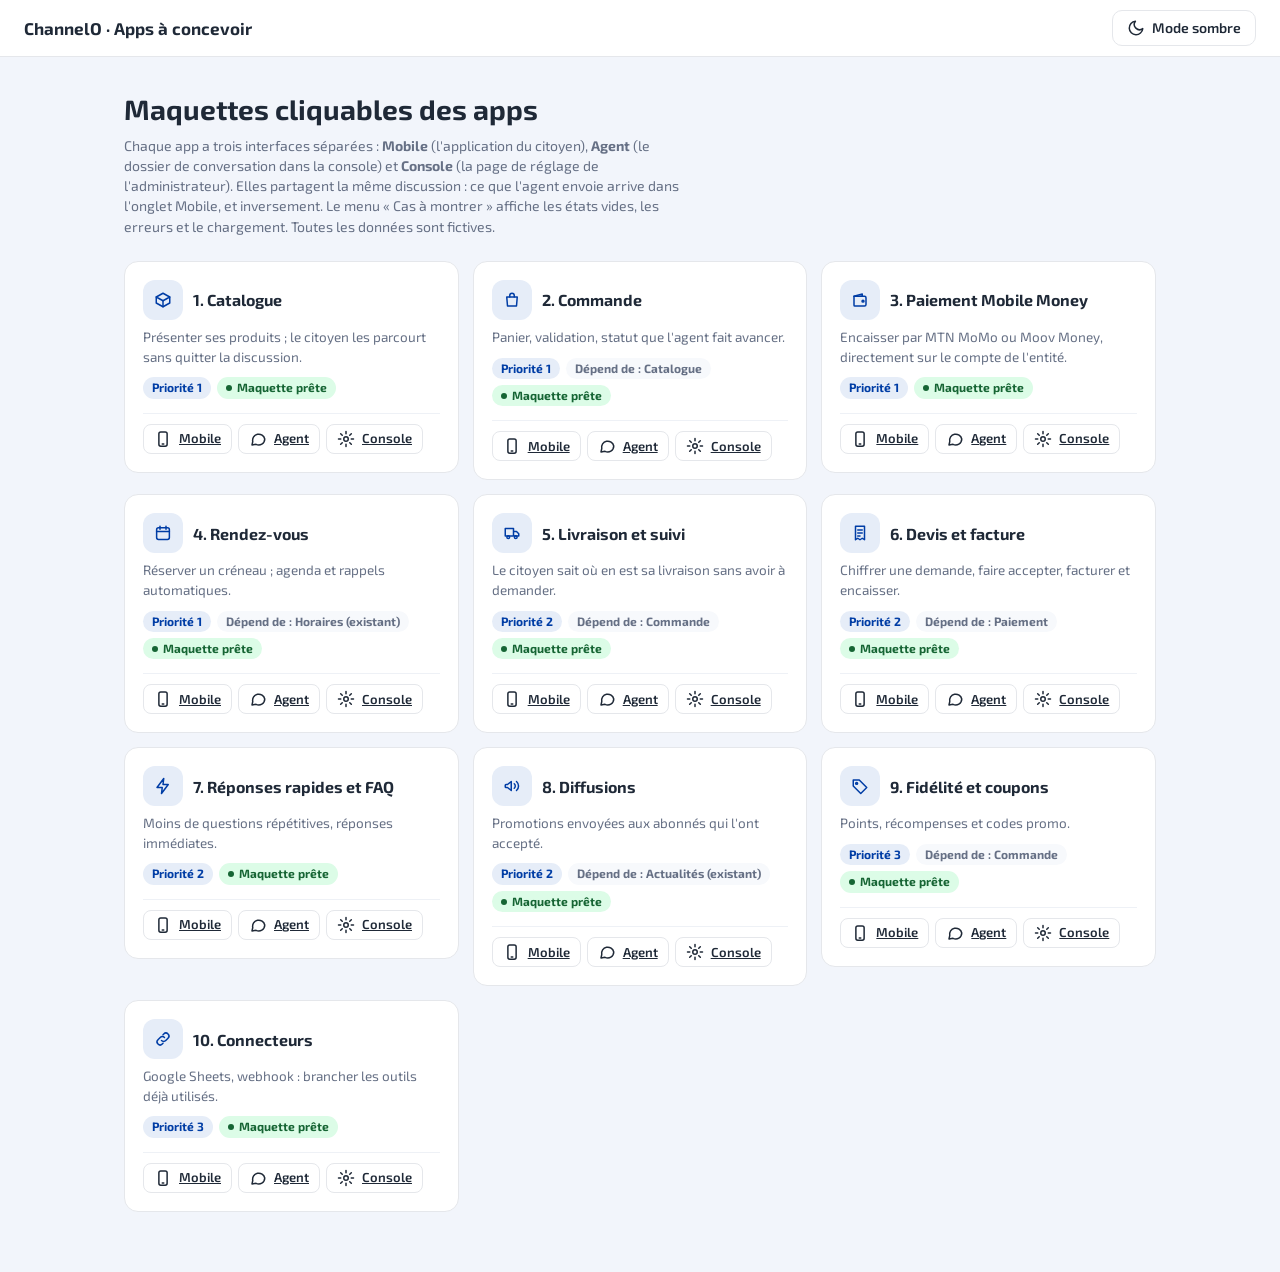
<file: index.html>
<!doctype html>
<html lang="fr">
<head>
<meta charset="utf-8">
<meta name="viewport" content="width=device-width, initial-scale=1">
<title>Apps ChannelO — maquettes</title>
<link rel="stylesheet" href="assets/css/maquette.css">
<script>
  try { var t = localStorage.getItem('channelo-maquette-theme'); if (t === 'light' || t === 'dark') document.documentElement.dataset.theme = t; else if (matchMedia('(prefers-color-scheme: dark)').matches) document.documentElement.dataset.theme = 'dark'; } catch (e) { /* ignoré */ }
</script>
</head>
<body>
<svg width="0" height="0" style="position:absolute" aria-hidden="true"><defs>
  <symbol id="i-box" viewBox="0 0 24 24"><path d="M21 8l-9-5-9 5 9 5 9-5z"/><path d="M3 8v8l9 5 9-5V8"/><path d="M12 13v8"/></symbol>
  <symbol id="i-bag" viewBox="0 0 24 24"><path d="M5 8h14l-1 12H6L5 8z"/><path d="M9 8V6a3 3 0 0 1 6 0v2"/></symbol>
  <symbol id="i-wallet" viewBox="0 0 24 24"><path d="M4 7h14a2 2 0 0 1 2 2v9a2 2 0 0 1-2 2H5a1 1 0 0 1-1-1V7z"/><path d="M4 7l11-3v3"/><circle cx="16" cy="13.5" r="1.3"/></symbol>
  <symbol id="i-calendar" viewBox="0 0 24 24"><rect x="3.5" y="5" width="17" height="15.5" rx="2.5"/><path d="M3.5 10h17M8 3v4M16 3v4"/></symbol>
  <symbol id="i-truck" viewBox="0 0 24 24"><path d="M3 6h11v10H3zM14 10h4l3 3v3h-7"/><circle cx="7" cy="17.5" r="1.8"/><circle cx="17" cy="17.5" r="1.8"/></symbol>
  <symbol id="i-receipt" viewBox="0 0 24 24"><path d="M6 3h12v18l-3-2-3 2-3-2-3 2V3z"/><path d="M9 8h6M9 12h6M9 16h3"/></symbol>
  <symbol id="i-bolt" viewBox="0 0 24 24"><path d="M13 2 4 14h7l-1 8 9-12h-7Z"/></symbol>
  <symbol id="i-megaphone" viewBox="0 0 24 24"><path d="M3 11v2a1 1 0 0 0 1 1h2l5 4V6L6 10H4a1 1 0 0 0-1 1z"/><path d="M15 9a4 4 0 0 1 0 6M18 6a8 8 0 0 1 0 12"/></symbol>
  <symbol id="i-tag" viewBox="0 0 24 24"><path d="M3 12V4h8l10 10-8 8L3 12z"/><circle cx="7.5" cy="8.5" r="1.3"/></symbol>
  <symbol id="i-link" viewBox="0 0 24 24"><path d="M10 14a4 4 0 0 0 5.7 0l3-3a4 4 0 0 0-5.7-5.7l-1 1M14 10a4 4 0 0 0-5.7 0l-3 3a4 4 0 0 0 5.7 5.7l1-1"/></symbol>
  <symbol id="i-phone" viewBox="0 0 24 24"><rect x="6.5" y="2.5" width="11" height="19" rx="2.5"/><path d="M11 18.5h2"/></symbol>
  <symbol id="i-chat" viewBox="0 0 24 24"><path d="M21 12a8 8 0 0 1-11.6 7.1L4 20l1-4.6A8 8 0 1 1 21 12z"/></symbol>
  <symbol id="i-settings" viewBox="0 0 24 24"><circle cx="12" cy="12" r="3"/><path d="M12 2v3M12 19v3M4.9 4.9l2.1 2.1M17 17l2.1 2.1M2 12h3M19 12h3M4.9 19.1 7 17M17 7l2.1-2.1"/></symbol>
  <symbol id="i-moon" viewBox="0 0 24 24"><path d="M21 12.8A9 9 0 1 1 11.2 3a7 7 0 0 0 9.8 9.8z"/></symbol>
  <symbol id="i-sun" viewBox="0 0 24 24"><circle cx="12" cy="12" r="4"/><path d="M12 2v2m0 16v2M4.9 4.9l1.4 1.4m11.4 11.4 1.4 1.4M2 12h2m16 0h2M4.9 19.1l1.4-1.4M17.7 6.3l1.4-1.4"/></symbol>
</defs></svg>

<header class="pbar">
  <div class="pbar__title">ChannelO · Apps à concevoir</div>
  <span class="pbar__spacer"></span>
  <button type="button" class="btn" id="theme"></button>
</header>

<main class="home">
  <h1>Maquettes cliquables des apps</h1>
  <p class="home__lead">Chaque app a trois interfaces séparées : <strong>Mobile</strong> (l'application du citoyen), <strong>Agent</strong> (le dossier de conversation dans la console) et <strong>Console</strong> (la page de réglage de l'administrateur). Elles partagent la même discussion : ce que l'agent envoie arrive dans l'onglet Mobile, et inversement. Le menu « Cas à montrer » affiche les états vides, les erreurs et le chargement. Toutes les données sont fictives.</p>

  <div class="home__grid" id="apps"></div>
</main>

<script>
  (function () {
    var apps = [
      ['catalogue', 'box', 'Catalogue', 'Présenter ses produits ; le citoyen les parcourt sans quitter la discussion.', 1, '', true],
      ['commande', 'bag', 'Commande', 'Panier, validation, statut que l\'agent fait avancer.', 1, 'Catalogue', true],
      ['paiement', 'wallet', 'Paiement Mobile Money', 'Encaisser par MTN MoMo ou Moov Money, directement sur le compte de l\'entité.', 1, '', true],
      ['rendez-vous', 'calendar', 'Rendez-vous', 'Réserver un créneau ; agenda et rappels automatiques.', 1, 'Horaires (existant)', true],
      ['livraison', 'truck', 'Livraison et suivi', 'Le citoyen sait où en est sa livraison sans avoir à demander.', 2, 'Commande', true],
      ['devis', 'receipt', 'Devis et facture', 'Chiffrer une demande, faire accepter, facturer et encaisser.', 2, 'Paiement', true],
      ['faq', 'bolt', 'Réponses rapides et FAQ', 'Moins de questions répétitives, réponses immédiates.', 2, '', true],
      ['diffusions', 'megaphone', 'Diffusions', 'Promotions envoyées aux abonnés qui l\'ont accepté.', 2, 'Actualités (existant)', true],
      ['fidelite', 'tag', 'Fidélité et coupons', 'Points, récompenses et codes promo.', 3, 'Commande', true],
      ['connecteurs', 'link', 'Connecteurs', 'Google Sheets, webhook : brancher les outils déjà utilisés.', 3, '', true]
    ];
    document.getElementById('apps').innerHTML = apps.map(function (a, i) {
      var tag = 'div';
      return '<' + tag + ' class="app-tile ' + (a[6] ? '' : 'is-todo') + '">' +
        '<div class="app-tile__top"><span class="app-tile__icon"><svg class="i" aria-hidden="true"><use href="#i-' + a[1] + '"></use></svg></span><h2>' + (i + 1) + '. ' + a[2] + '</h2></div>' +
        '<p>' + a[3] + '</p>' +
        '<div class="app-tile__meta"><span class="badge badge--info badge--plain">Priorité ' + a[4] + '</span>' + (a[5] ? '<span class="badge badge--plain">Dépend de : ' + a[5] + '</span>' : '') +
        (a[6] ? '<span class="badge badge--ok">Maquette prête</span>' : '<span class="badge">À concevoir</span>') + '</div>' +
        (a[6] ? '<div class="app-tile__links">' + [['mobile', 'phone', 'Mobile'], ['agent', 'chat', 'Agent'], ['admin', 'settings', 'Console']].map(function (l) {
          return '<a class="btn btn--sm" href="proposition-' + a[0] + '.html#' + l[0] + '"><svg class="i" aria-hidden="true"><use href="#i-' + l[1] + '"></use></svg>' + l[2] + '</a>';
        }).join('') + '</div>' : '') + '</' + tag + '>';
    }).join('');

    var btn = document.getElementById('theme');
    function paint() {
      var dark = document.documentElement.dataset.theme === 'dark';
      btn.innerHTML = '<svg class="i" aria-hidden="true"><use href="#i-' + (dark ? 'sun' : 'moon') + '"></use></svg>' + (dark ? 'Mode clair' : 'Mode sombre');
    }
    btn.addEventListener('click', function () {
      var next = document.documentElement.dataset.theme === 'dark' ? 'light' : 'dark';
      document.documentElement.dataset.theme = next;
      try { localStorage.setItem('channelo-maquette-theme', next); } catch (e) { /* ignoré */ }
      paint();
    });
    paint();
  })();
</script>
</body>
</html>
</file>
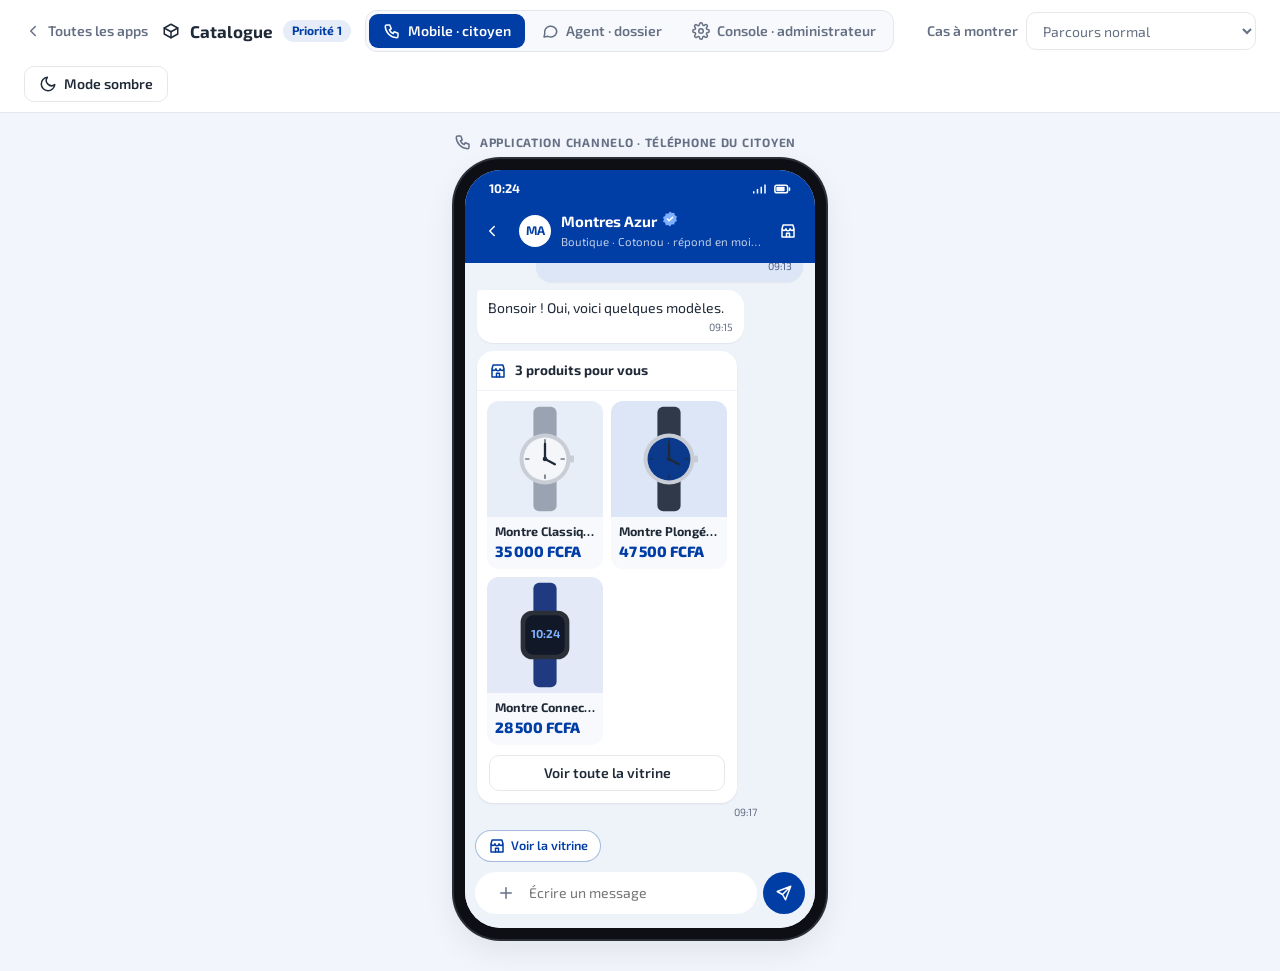
<file: proposition-catalogue.html>
<!doctype html>
<html lang="fr">
<head>
<meta charset="utf-8">
<meta name="viewport" content="width=device-width, initial-scale=1">
<title>Maquette ChannelO</title>
<link rel="stylesheet" href="assets/css/maquette.css">
</head>
<body>
<!-- Maquette cliquable : console web à gauche, téléphone du citoyen à droite.
     Tout est construit par assets/js/maquette.js et assets/js/catalogue.js. -->
<script src="assets/js/maquette.js"></script>
<script src="assets/js/boutique.js"></script>
<script src="assets/js/catalogue.js"></script>
</body>
</html>
</file>
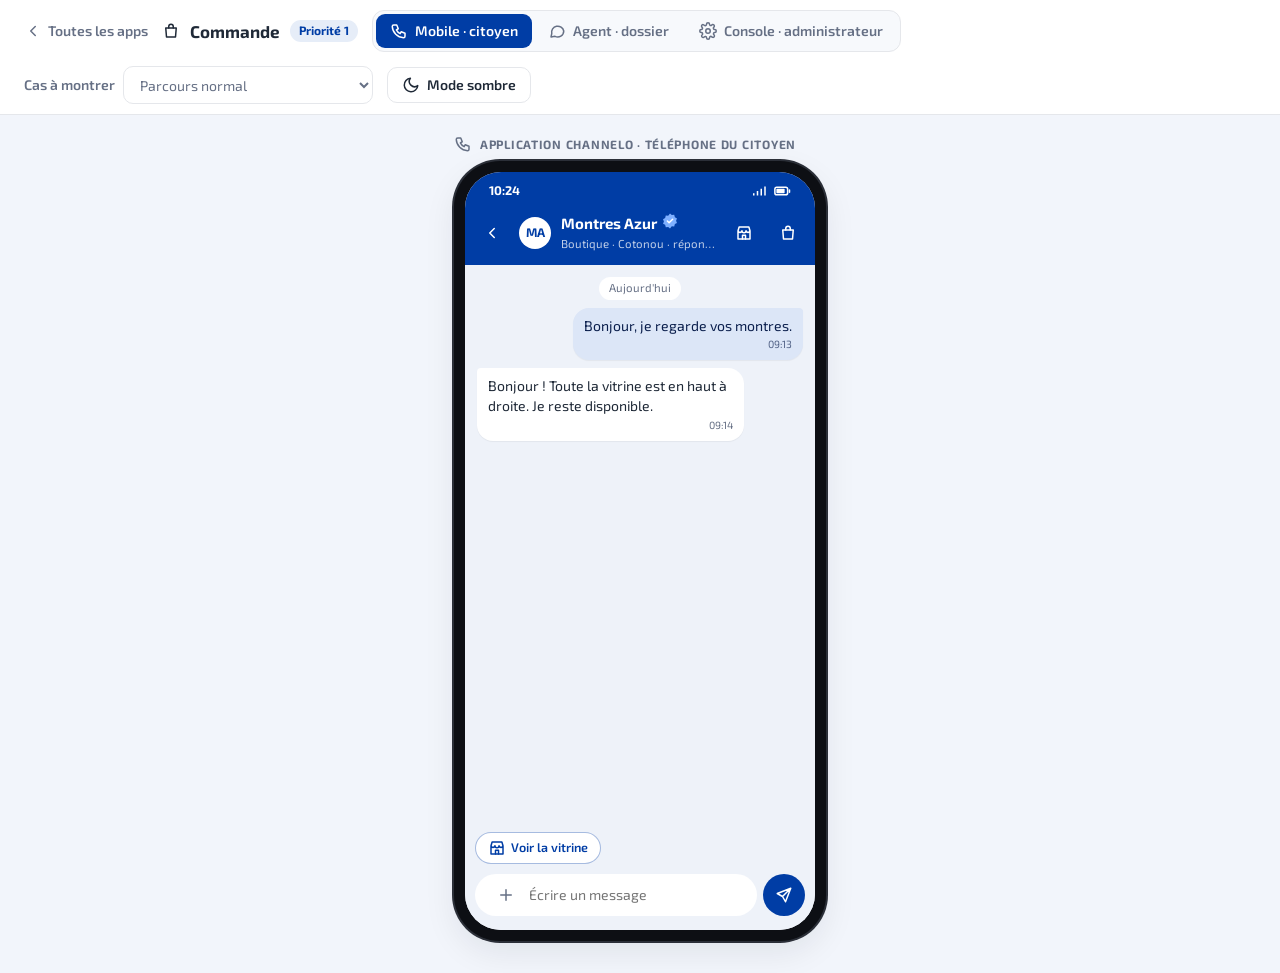
<file: proposition-commande.html>
<!doctype html>
<html lang="fr">
<head>
<meta charset="utf-8">
<meta name="viewport" content="width=device-width, initial-scale=1">
<title>Maquette ChannelO</title>
<link rel="stylesheet" href="assets/css/maquette.css">
</head>
<body>
<!-- Maquette cliquable : console web à gauche, téléphone du citoyen à droite.
     Tout est construit par assets/js/maquette.js et assets/js/commande.js. -->
<script src="assets/js/maquette.js"></script>
<script src="assets/js/boutique.js"></script>
<script src="assets/js/commande.js"></script>
</body>
</html>
</file>
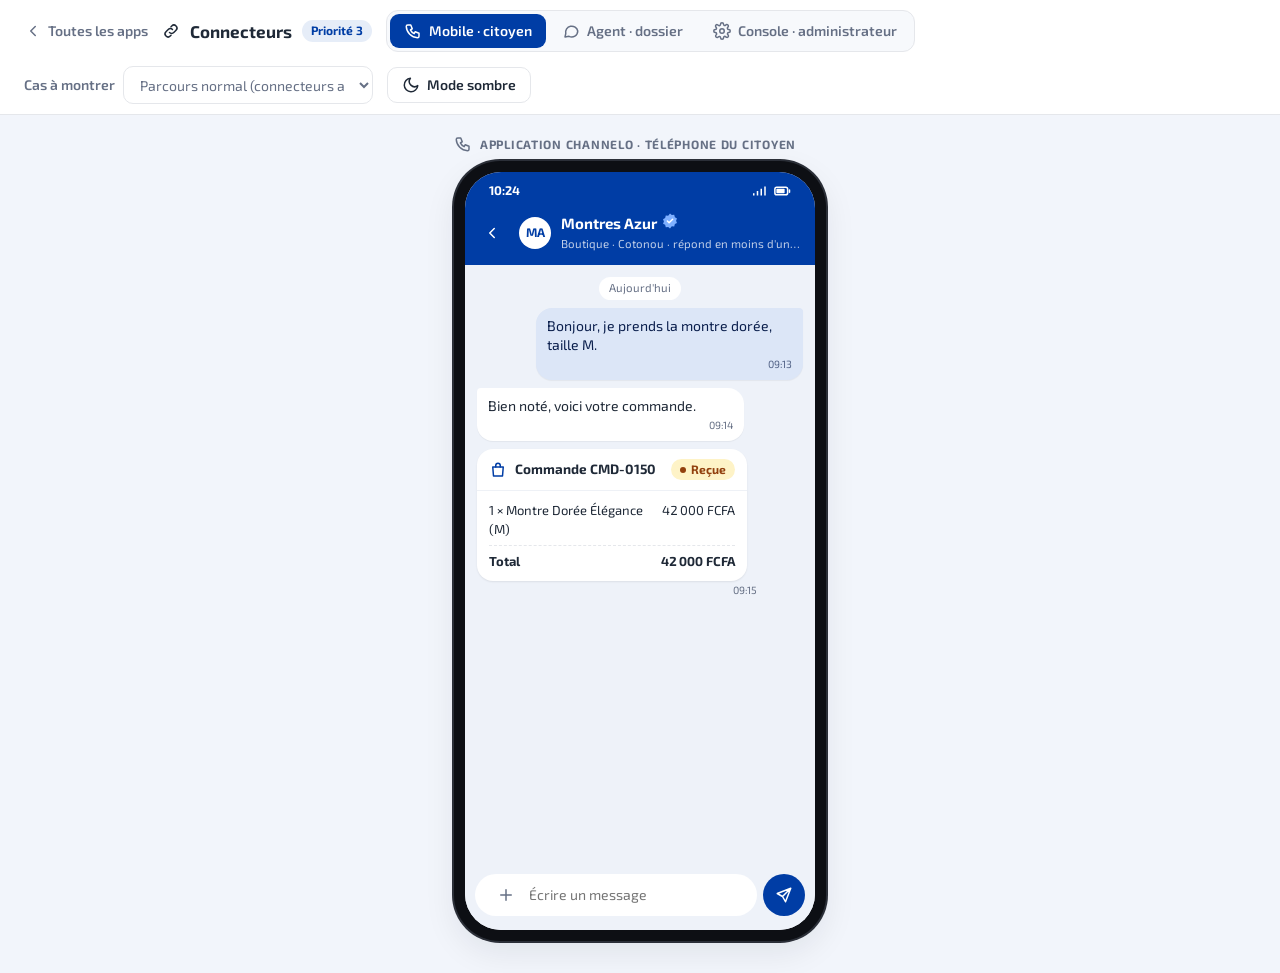
<file: proposition-connecteurs.html>
<!doctype html>
<html lang="fr">
<head>
<meta charset="utf-8">
<meta name="viewport" content="width=device-width, initial-scale=1">
<title>Maquette ChannelO</title>
<link rel="stylesheet" href="assets/css/maquette.css">
</head>
<body>
<!-- Maquette cliquable : console web et téléphone du citoyen.
     Tout est construit par assets/js/maquette.js et assets/js/connecteurs.js. -->
<script src="assets/js/maquette.js"></script>
<script src="assets/js/boutique.js"></script>
<script src="assets/js/connecteurs.js"></script>
</body>
</html>
</file>
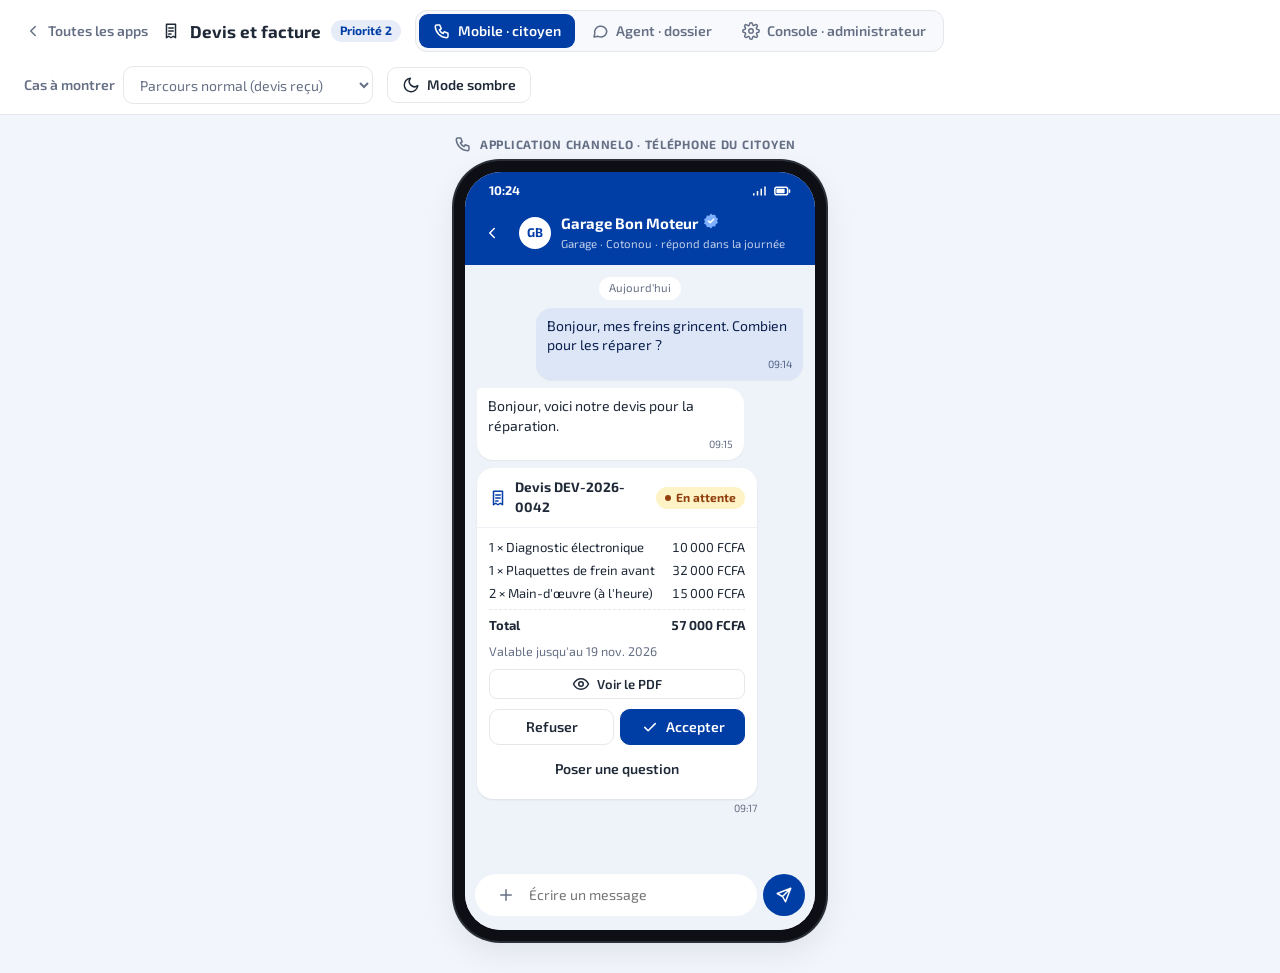
<file: proposition-devis.html>
<!doctype html>
<html lang="fr">
<head>
<meta charset="utf-8">
<meta name="viewport" content="width=device-width, initial-scale=1">
<title>Maquette ChannelO</title>
<link rel="stylesheet" href="assets/css/maquette.css">
</head>
<body>
<!-- Maquette cliquable : console web et téléphone du citoyen.
     Tout est construit par assets/js/maquette.js et assets/js/devis.js. -->
<script src="assets/js/maquette.js"></script>
<script src="assets/js/devis.js"></script>
</body>
</html>
</file>
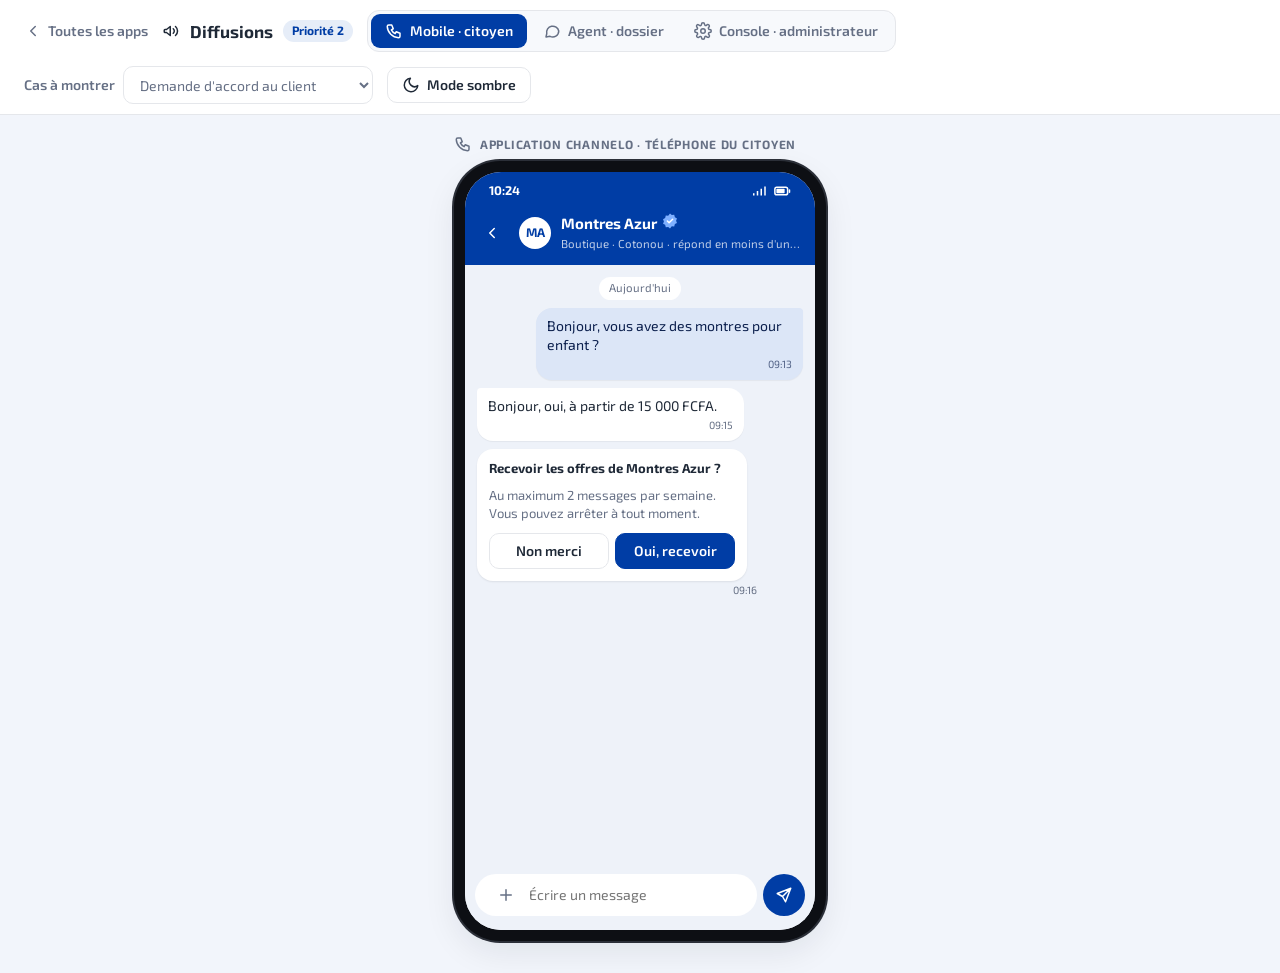
<file: proposition-diffusions.html>
<!doctype html>
<html lang="fr">
<head>
<meta charset="utf-8">
<meta name="viewport" content="width=device-width, initial-scale=1">
<title>Maquette ChannelO</title>
<link rel="stylesheet" href="assets/css/maquette.css">
</head>
<body>
<!-- Maquette cliquable : console web et téléphone du citoyen.
     Tout est construit par assets/js/maquette.js et assets/js/diffusions.js. -->
<script src="assets/js/maquette.js"></script>
<script src="assets/js/boutique.js"></script>
<script src="assets/js/diffusions.js"></script>
</body>
</html>
</file>
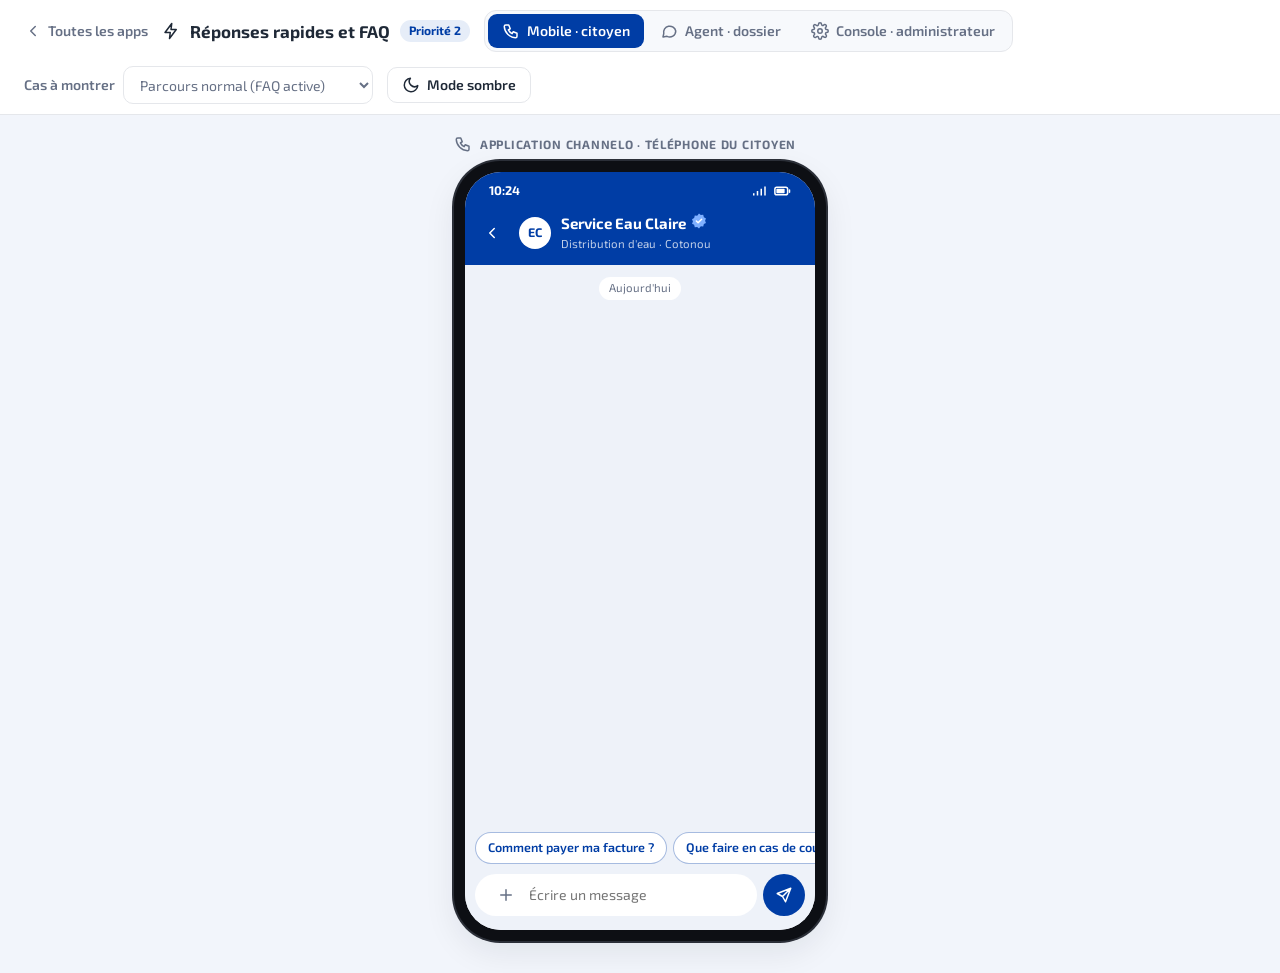
<file: proposition-faq.html>
<!doctype html>
<html lang="fr">
<head>
<meta charset="utf-8">
<meta name="viewport" content="width=device-width, initial-scale=1">
<title>Maquette ChannelO</title>
<link rel="stylesheet" href="assets/css/maquette.css">
</head>
<body>
<!-- Maquette cliquable : console web et téléphone du citoyen.
     Tout est construit par assets/js/maquette.js et assets/js/faq.js. -->
<script src="assets/js/maquette.js"></script>
<script src="assets/js/faq.js"></script>
</body>
</html>
</file>
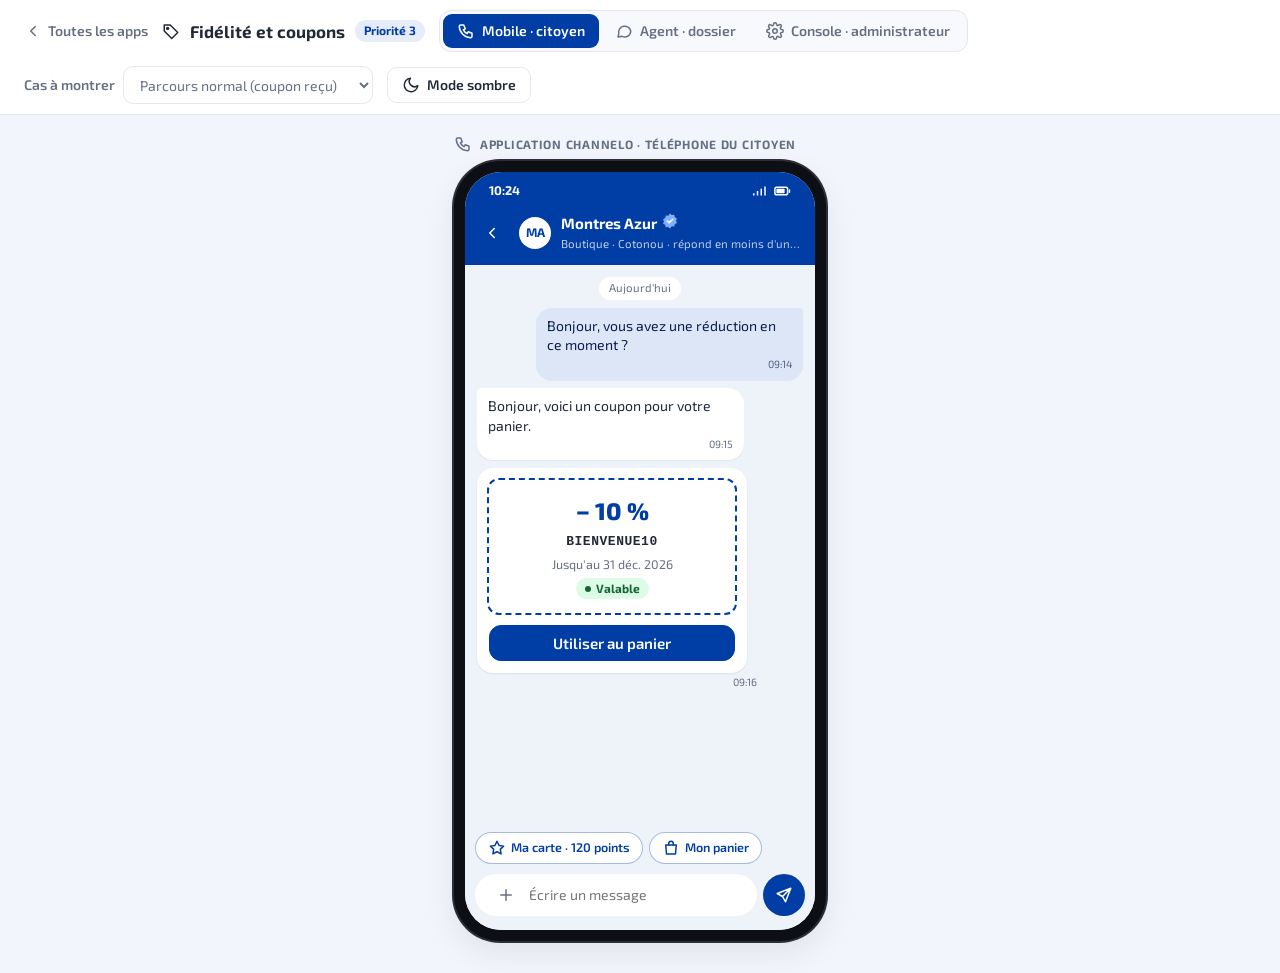
<file: proposition-fidelite.html>
<!doctype html>
<html lang="fr">
<head>
<meta charset="utf-8">
<meta name="viewport" content="width=device-width, initial-scale=1">
<title>Maquette ChannelO</title>
<link rel="stylesheet" href="assets/css/maquette.css">
</head>
<body>
<!-- Maquette cliquable : console web et téléphone du citoyen.
     Tout est construit par assets/js/maquette.js et assets/js/fidelite.js. -->
<script src="assets/js/maquette.js"></script>
<script src="assets/js/boutique.js"></script>
<script src="assets/js/fidelite.js"></script>
</body>
</html>
</file>
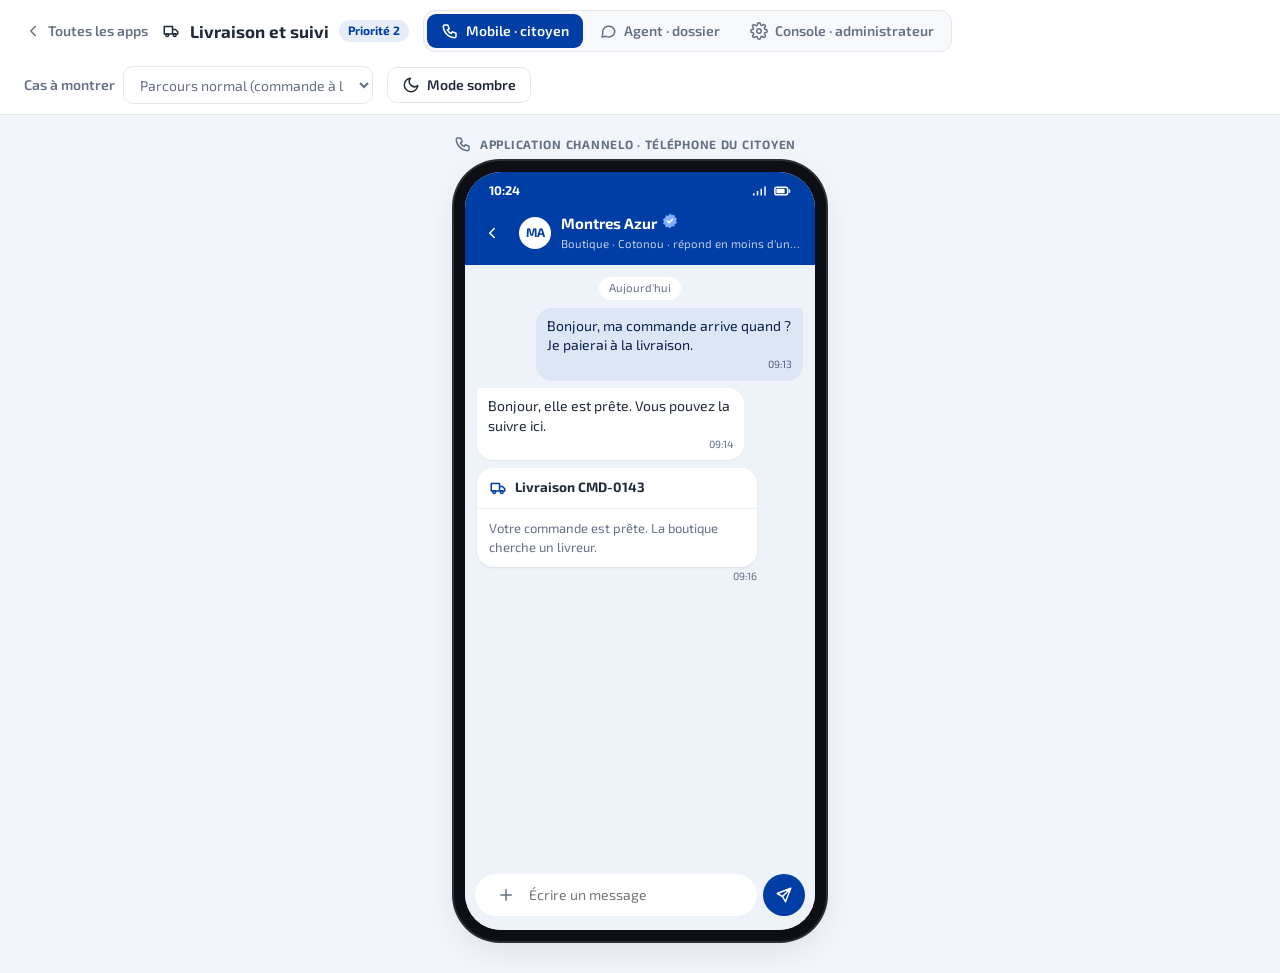
<file: proposition-livraison.html>
<!doctype html>
<html lang="fr">
<head>
<meta charset="utf-8">
<meta name="viewport" content="width=device-width, initial-scale=1">
<title>Maquette ChannelO</title>
<link rel="stylesheet" href="assets/css/maquette.css">
</head>
<body>
<!-- Maquette cliquable : console web et téléphone du citoyen.
     Tout est construit par assets/js/maquette.js et assets/js/livraison.js. -->
<script src="assets/js/maquette.js"></script>
<script src="assets/js/boutique.js"></script>
<script src="assets/js/livraison.js"></script>
</body>
</html>
</file>
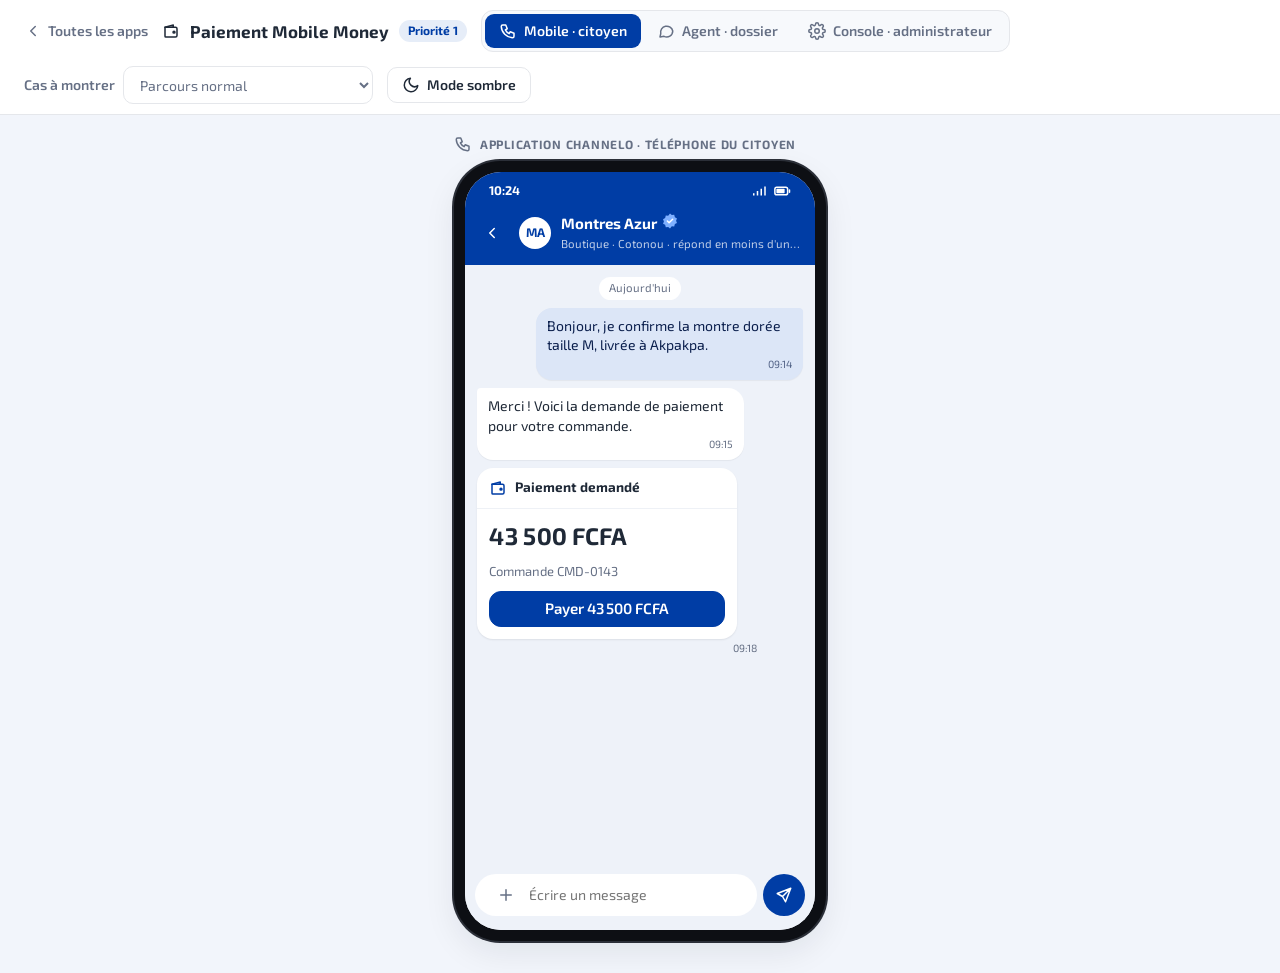
<file: proposition-paiement.html>
<!doctype html>
<html lang="fr">
<head>
<meta charset="utf-8">
<meta name="viewport" content="width=device-width, initial-scale=1">
<title>Maquette ChannelO</title>
<link rel="stylesheet" href="assets/css/maquette.css">
</head>
<body>
<!-- Maquette cliquable : console web à gauche, téléphone du citoyen à droite.
     Tout est construit par assets/js/maquette.js et assets/js/paiement.js. -->
<script src="assets/js/maquette.js"></script>
<script src="assets/js/boutique.js"></script>
<script src="assets/js/paiement.js"></script>
</body>
</html>
</file>
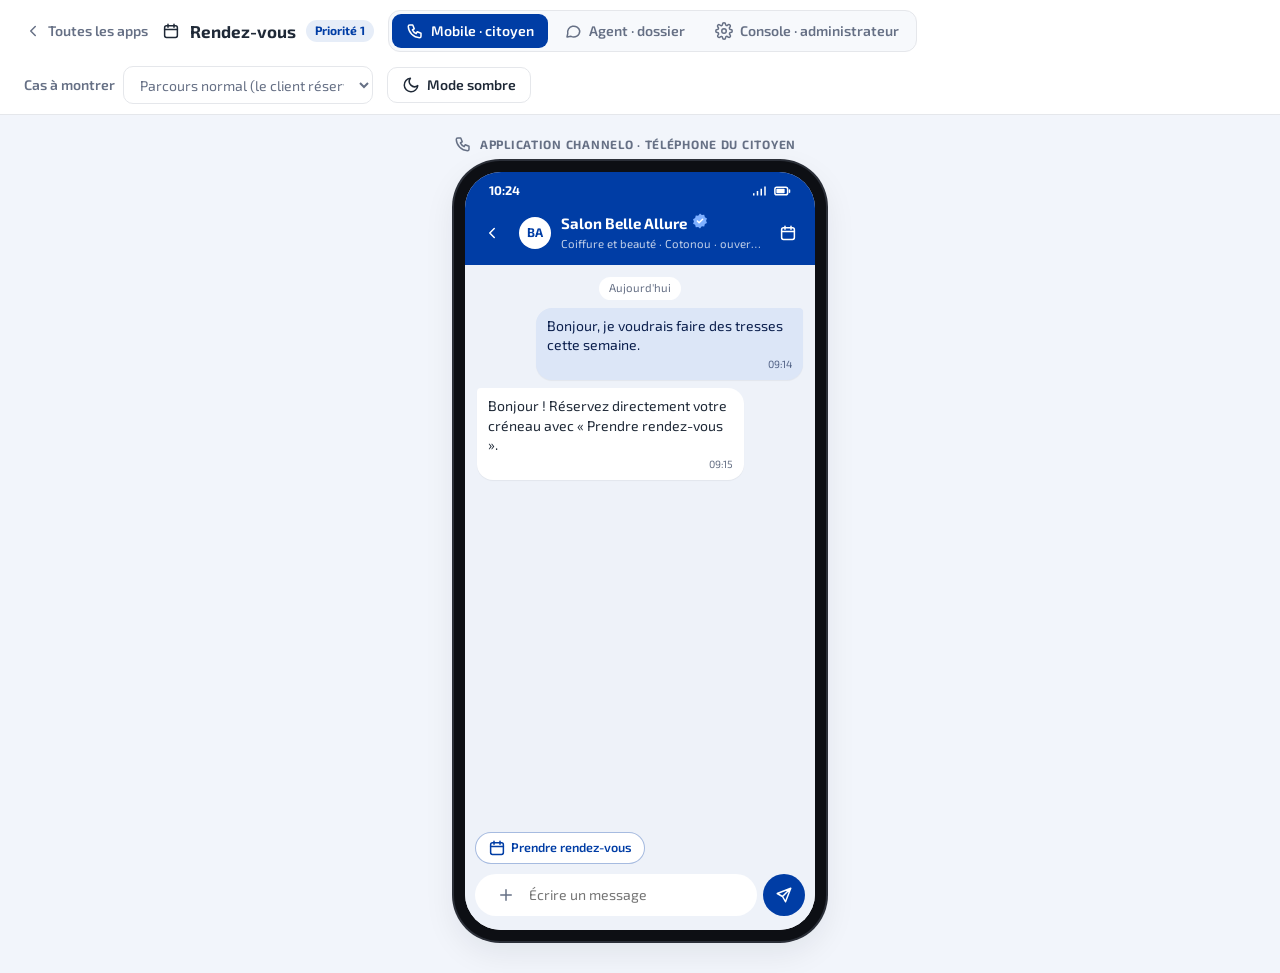
<file: proposition-rendez-vous.html>
<!doctype html>
<html lang="fr">
<head>
<meta charset="utf-8">
<meta name="viewport" content="width=device-width, initial-scale=1">
<title>Maquette ChannelO</title>
<link rel="stylesheet" href="assets/css/maquette.css">
</head>
<body>
<!-- Maquette cliquable : console web à gauche, téléphone du citoyen à droite.
     Tout est construit par assets/js/maquette.js et assets/js/rendez-vous.js. -->
<script src="assets/js/maquette.js"></script>
<script src="assets/js/rendez-vous.js"></script>
</body>
</html>
</file>
<file: assets/css/maquette.css>
/* ==========================================================
   ChannelO — maquettes des apps (console à gauche, téléphone à droite)
   Charte : bleu ChannelO #003DA5, police Exo 2, mode clair et sombre.
   Les couleurs sont toutes dans les deux blocs ci-dessous.
   ========================================================== */

@font-face {
  font-family: "Exo 2";
  src: url("../fonts/Exo2.ttf") format("truetype");
  font-weight: 100 900;
  font-display: swap;
}

:root {
  --brand: #003DA5;
  --brand-hover: #00338A;
  --brand-ink: #FFFFFF;
  --brand-deep: #001F6B;
  --bg: #F2F5FB;
  --surface: #FFFFFF;
  --surface-2: #F7F9FC;
  --line: #E5E7EB;
  --line-soft: #EEF1F6;
  --ink: #1F2937;
  --muted: #667085;
  --tint: #E6EDF8;
  --tint-ink: #003DA5;
  --ok: #166534;   --ok-bg: #DCFCE7;
  --warn: #92400E; --warn-bg: #FEF3C7;
  --bad: #B91C1C;  --bad-bg: #FEE2E2;
  --gold: #F59E0B;
  --shadow: 0 1px 2px rgba(16, 24, 40, .05), 0 12px 32px rgba(16, 24, 40, .08);
  --overlay: rgba(15, 23, 42, .45);
  --skel: #E9EDF4;

  /* Téléphone (reprend l'app mobile) */
  --ph-bg: #EEF2F9;
  --ph-head: #003DA5;
  --ph-head-ink: #FFFFFF;
  --ph-in: #FFFFFF;
  --ph-me: #DCE6F7;
  --ph-me-ink: #0B1F4D;
  --ph-surface: #FFFFFF;

  --font: "Exo 2", system-ui, -apple-system, "Segoe UI", Roboto, sans-serif;
  --r: 12px;
  --ease: cubic-bezier(.2, .8, .2, 1);
  color-scheme: light;
}

[data-theme="dark"] {
  --brand: #4167F5;
  --brand-hover: #5A7BFF;
  --brand-deep: #C9D4FF;
  --bg: #121212;
  --surface: #1C1C1C;
  --surface-2: #232323;
  --line: #303030;
  --line-soft: #282828;
  --ink: #F1F3FA;
  --muted: #A4AEC3;
  --tint: #1D2852;
  --tint-ink: #C9D4FF;
  --ok: #86EFAC;   --ok-bg: #12351F;
  --warn: #FCD34D; --warn-bg: #3A2D0B;
  --bad: #FCA5A5;  --bad-bg: #3B1717;
  --shadow: 0 1px 2px rgba(0, 0, 0, .4), 0 12px 32px rgba(0, 0, 0, .35);
  --overlay: rgba(0, 0, 0, .6);
  --skel: #2A2A2A;

  --ph-bg: #0B1430;
  --ph-head: #0E1A38;
  --ph-in: #16224A;
  --ph-me: #2A4597;
  --ph-me-ink: #EEF2FF;
  --ph-surface: #121D3F;
  color-scheme: dark;
}

* { box-sizing: border-box; }
html, body { margin: 0; }
body {
  font-family: var(--font);
  color: var(--ink);
  background: var(--bg);
  font-size: 14px;
  line-height: 1.45;
  -webkit-font-smoothing: antialiased;
}
button, input, select, textarea { font: inherit; color: inherit; }
button { cursor: pointer; }
:focus-visible { outline: 3px solid var(--gold); outline-offset: 2px; }
[hidden] { display: none !important; }
h1, h2, h3, h4, p { margin: 0; }
.tnum { font-variant-numeric: tabular-nums; }
.muted { color: var(--muted); }
.small { font-size: 12.5px; }
.strike { text-decoration: line-through; color: var(--muted); }
svg.i { width: 18px; height: 18px; flex: none; fill: none; stroke: currentColor; stroke-width: 2; stroke-linecap: round; stroke-linejoin: round; }
.sr { position: absolute; width: 1px; height: 1px; overflow: hidden; clip: rect(0 0 0 0); white-space: nowrap; }

/* ---------- Barre de la maquette (hors produit) ---------- */
.pbar {
  position: sticky; top: 0; z-index: 30;
  display: flex; align-items: center; gap: 14px; flex-wrap: wrap;
  padding: 10px 24px;
  background: var(--surface);
  border-bottom: 1px solid var(--line);
}
.pbar__back { display: inline-flex; align-items: center; gap: 6px; color: var(--muted); text-decoration: none; font-weight: 600; }
.pbar__back:hover { color: var(--brand); }
.pbar__title { display: flex; align-items: center; gap: 10px; font-size: 17px; font-weight: 700; }
.pbar__spacer { flex: 1; }
.pbar label { white-space: nowrap; display: inline-flex; align-items: center; gap: 8px; color: var(--muted); font-weight: 600; }
.pbar select { min-width: 230px; }

/* ---------- Scène : console + téléphone ---------- */
.stage {
  display: grid;
  grid-template-columns: minmax(0, 1fr) 372px;
  gap: 24px;
  align-items: start;
  padding: 20px 24px 32px;
  max-width: 1640px;
  margin: 0 auto;
}
.stage__label { display: flex; align-items: center; gap: 8px; margin-bottom: 8px; color: var(--muted); font-size: 12px; font-weight: 700; letter-spacing: .06em; text-transform: uppercase; }
@media (max-width: 1100px) {
  .stage { grid-template-columns: 1fr; }
  .stage > :last-child { justify-self: center; }
}

/* ---------- Cadre de la console web ---------- */
.desk {
  position: relative;
  display: flex; flex-direction: column;
  height: 780px;
  background: var(--surface);
  border: 1px solid var(--line);
  border-radius: 14px;
  box-shadow: var(--shadow);
  overflow: hidden;
}
.desk__bar { display: flex; align-items: center; gap: 12px; padding: 10px 14px; border-bottom: 1px solid var(--line); background: var(--surface); }
.desk__brand { display: flex; align-items: center; gap: 8px; font-weight: 800; }
.desk__brand-mark { display: grid; place-items: center; width: 28px; height: 28px; border-radius: 8px; background: var(--brand); color: #fff; }
.desk__brand small { display: block; font-size: 10px; letter-spacing: .08em; color: var(--muted); font-weight: 700; }
.desk__who { margin-left: auto; display: flex; align-items: center; gap: 8px; font-size: 13px; }
.desk__who small { display: block; color: var(--muted); font-size: 11.5px; }
.avatar { display: grid; place-items: center; width: 32px; height: 32px; border-radius: 50%; background: var(--tint); color: var(--tint-ink); font-weight: 700; font-size: 12.5px; flex: none; }
.card--add { display: block; width: 100%; font: inherit; color: inherit; cursor: pointer; border-style: dashed; background: transparent; }
.card--add:hover { border-color: var(--brand); color: var(--brand); }
.card--add:focus-visible { outline: 2px solid var(--brand); outline-offset: 2px; }
.card--add .empty { display: flex; flex-direction: column; align-items: center; text-align: center; gap: 6px; }
.avatar svg { width: 16px; height: 16px; }
.avatar--brand { background: var(--brand); color: #fff; }

.vtabs { display: inline-flex; padding: 3px; gap: 2px; background: var(--surface-2); border: 1px solid var(--line); border-radius: 10px; }
.vtabs button { border: 0; background: none; padding: 6px 12px; border-radius: 8px; font-weight: 600; color: var(--muted); display: inline-flex; align-items: center; gap: 6px; }
.vtabs button[aria-selected="true"] { background: var(--surface); color: var(--ink); box-shadow: 0 1px 3px rgba(0, 0, 0, .12); }

.desk__body { flex: 1; min-height: 0; display: grid; grid-template-columns: 60px minmax(0, 1fr); }
.rail { display: flex; flex-direction: column; align-items: center; gap: 4px; padding: 10px 0; border-right: 1px solid var(--line); background: var(--surface-2); }
.rail span { display: grid; place-items: center; width: 40px; height: 40px; border-radius: 10px; color: var(--muted); }
.rail span.is-on { background: var(--tint); color: var(--tint-ink); }
.rail hr { width: 28px; border: 0; border-top: 1px solid var(--line); margin: 4px 0; }
.view { min-height: 0; overflow: auto; }
.view--admin { padding: 22px 26px 40px; }

/* ---------- Éléments de la console ---------- */
.page-head { display: flex; align-items: flex-start; justify-content: space-between; gap: 16px; margin-bottom: 18px; flex-wrap: wrap; }
.page-head h1 { font-size: 22px; font-weight: 700; }
.page-head p { color: var(--muted); margin-top: 2px; }
.page-head__actions { display: flex; gap: 8px; flex-wrap: wrap; }

.subtabs { display: flex; gap: 4px; border-bottom: 1px solid var(--line); margin-bottom: 18px; overflow-x: auto; overflow-y: hidden; }
.subtabs button { border: 0; background: none; padding: 9px 12px; font-weight: 600; color: var(--muted); border-bottom: 2px solid transparent; margin-bottom: -1px; white-space: nowrap; }
.subtabs button[aria-selected="true"] { color: var(--brand); border-bottom-color: var(--brand); }
[data-theme="dark"] .subtabs button[aria-selected="true"] { color: var(--brand-deep); border-bottom-color: var(--brand); }

.btn {
  display: inline-flex; align-items: center; justify-content: center; gap: 7px;
  min-height: 36px; padding: 0 14px;
  border: 1px solid var(--line); border-radius: 10px;
  background: var(--surface); color: var(--ink);
  font-weight: 600; white-space: nowrap;
  transition: background .15s, border-color .15s, opacity .15s;
}
.btn:hover { border-color: var(--muted); }
.btn--primary { background: var(--brand); border-color: var(--brand); color: #fff; }
.btn--primary:hover { background: var(--brand-hover); border-color: var(--brand-hover); }
.btn--danger { color: var(--bad); }
.btn--danger-solid { background: var(--bad); border-color: var(--bad); color: #fff; }
[data-theme="dark"] .btn--danger-solid { color: #1C1C1C; }
.btn--ghost { border-color: transparent; background: none; }
.btn--ghost:hover { background: var(--surface-2); border-color: transparent; }
.btn--sm { min-height: 30px; padding: 0 10px; font-size: 13px; border-radius: 8px; }
.btn--block { width: 100%; }
.btn:disabled, .btn[aria-disabled="true"] { opacity: .5; cursor: not-allowed; }
.icon-btn { display: inline-grid; place-items: center; width: 34px; height: 34px; border: 0; border-radius: 9px; background: none; color: var(--muted); }
.icon-btn:hover { background: var(--surface-2); color: var(--ink); }

.card { background: var(--surface); border: 1px solid var(--line); border-radius: var(--r); padding: 18px; }
.card + .card { margin-top: 14px; }
.card__head { display: flex; align-items: center; justify-content: space-between; gap: 10px; margin-bottom: 12px; }
.card__head h2 { font-size: 16px; font-weight: 700; }
.grid-2 { display: grid; grid-template-columns: repeat(2, minmax(0, 1fr)); gap: 14px; }
.stack { display: grid; gap: 12px; }
.row { display: flex; align-items: center; gap: 10px; }
.row--between { justify-content: space-between; }
.row--wrap { flex-wrap: wrap; }

.field { display: grid; gap: 6px; font-weight: 600; font-size: 13px; }
.field__hint { font-weight: 400; color: var(--muted); font-size: 12px; }
.input, .select, .textarea {
  width: 100%; min-height: 38px; padding: 8px 12px;
  border: 1px solid var(--line); border-radius: 10px;
  background: var(--surface); font-weight: 400; font-size: 14px;
}
.textarea { min-height: 84px; resize: vertical; }
.input:focus, .select:focus, .textarea:focus { outline: none; border-color: var(--brand); box-shadow: 0 0 0 3px color-mix(in srgb, var(--brand) 22%, transparent); }
.input--error { border-color: var(--bad); }
.input-group { display: flex; align-items: center; border: 1px solid var(--line); border-radius: 10px; background: var(--surface); }
.input-group .input { border: 0; min-height: 36px; }
.input-group .input:focus { box-shadow: none; }
.input-group > span { padding: 0 12px; color: var(--muted); font-weight: 600; font-size: 13px; }
.search { position: relative; }
.search svg { position: absolute; left: 11px; top: 50%; transform: translateY(-50%); color: var(--muted); }
.search .input { padding-left: 36px; }

.switch { appearance: none; width: 38px; height: 22px; border-radius: 99px; background: var(--line); position: relative; cursor: pointer; flex: none; margin: 0; transition: background .2s; }
.switch::after { content: ""; position: absolute; top: 3px; left: 3px; width: 16px; height: 16px; border-radius: 50%; background: #fff; transition: transform .2s var(--ease); box-shadow: 0 1px 2px rgba(0, 0, 0, .25); }
.switch:checked { background: var(--brand); }
.switch:checked::after { transform: translateX(16px); }

.chips { display: flex; gap: 6px; flex-wrap: wrap; }
.chip { border: 1px solid var(--line); background: var(--surface); border-radius: 99px; padding: 5px 12px; font-size: 13px; font-weight: 600; color: var(--muted); }
.chip[aria-pressed="true"] { background: var(--tint); border-color: transparent; color: var(--tint-ink); }

.badge { display: inline-flex; align-items: center; gap: 5px; padding: 2px 9px; border-radius: 99px; font-size: 12px; font-weight: 700; white-space: nowrap; background: var(--surface-2); color: var(--muted); }
.badge::before { content: ""; width: 6px; height: 6px; border-radius: 50%; background: currentColor; }
.badge--ok { background: var(--ok-bg); color: var(--ok); }
.badge--warn { background: var(--warn-bg); color: var(--warn); }
.badge--bad { background: var(--bad-bg); color: var(--bad); }
.badge--info { background: var(--tint); color: var(--tint-ink); }
.badge--plain::before { display: none; }

.table-wrap { border: 1px solid var(--line); border-radius: var(--r); overflow: auto; background: var(--surface); }
.table { width: 100%; border-collapse: collapse; font-size: 13.5px; }
.table th { text-align: left; font-size: 12px; color: var(--muted); font-weight: 700; padding: 10px 14px; background: var(--surface-2); border-bottom: 1px solid var(--line); white-space: nowrap; }
.table td { padding: 10px 14px; border-bottom: 1px solid var(--line-soft); vertical-align: middle; }
.table tr:last-child td { border-bottom: 0; }
.table tr.is-dim td { opacity: .55; }
.table .num { text-align: right; font-variant-numeric: tabular-nums; }
.table tbody tr:hover td { background: var(--surface-2); }
.table-foot { display: flex; align-items: center; justify-content: space-between; padding: 10px 14px; border-top: 1px solid var(--line); color: var(--muted); font-size: 13px; }

.empty { display: grid; justify-items: center; gap: 10px; text-align: center; padding: 48px 20px; color: var(--muted); }
.empty__icon { display: grid; place-items: center; width: 52px; height: 52px; border-radius: 16px; background: var(--tint); color: var(--tint-ink); }
.empty strong { color: var(--ink); font-size: 15px; }

.alert { display: flex; gap: 10px; align-items: flex-start; padding: 10px 14px; border-radius: 10px; font-size: 13.5px; }
.alert--bad { background: var(--bad-bg); color: var(--bad); }
.alert--warn { background: var(--warn-bg); color: var(--warn); }
.alert--ok { background: var(--ok-bg); color: var(--ok); }
.alert--info { background: var(--tint); color: var(--tint-ink); }

.skel { display: block; border-radius: 8px; background: var(--skel); position: relative; overflow: hidden; }
.skel::after { content: ""; position: absolute; inset: 0; transform: translateX(-100%); background: linear-gradient(90deg, transparent, rgba(255, 255, 255, .35), transparent); animation: shimmer 1.3s infinite; }
[data-theme="dark"] .skel::after { background: linear-gradient(90deg, transparent, rgba(255, 255, 255, .06), transparent); }
@keyframes shimmer { to { transform: translateX(100%); } }
.spinner { width: 18px; height: 18px; border-radius: 50%; border: 2px solid currentColor; border-right-color: transparent; animation: spin .8s linear infinite; display: inline-block; }
@keyframes spin { to { transform: rotate(360deg); } }

.thumb { width: 44px; height: 44px; border-radius: 10px; overflow: hidden; flex: none; background: var(--surface-2); border: 1px solid var(--line-soft); }
.thumb svg { width: 100%; height: 100%; display: block; }
.thumb--lg { width: 72px; height: 72px; }

/* ---------- Dossier (agent) ---------- */
.dossier { display: grid; grid-template-columns: 220px minmax(0, 1fr) 250px; height: 100%; min-height: 0; }
.queue { border-right: 1px solid var(--line); overflow: auto; }
.queue h2 { font-size: 13px; color: var(--muted); padding: 14px 14px 8px; text-transform: uppercase; letter-spacing: .05em; }
.queue__item { display: flex; gap: 10px; padding: 10px 14px; border-left: 3px solid transparent; }
.queue__item.is-on { background: var(--tint); border-left-color: var(--brand); }
.queue__item strong { display: block; font-size: 13.5px; }
.queue__item p { color: var(--muted); font-size: 12.5px; white-space: nowrap; overflow: hidden; text-overflow: ellipsis; max-width: 130px; }
.thread { display: flex; flex-direction: column; min-height: 0; min-width: 0; }
.thread__head { display: flex; align-items: center; gap: 10px; padding: 12px 16px; border-bottom: 1px solid var(--line); }
.thread__head strong { display: block; }
.thread__head small { color: var(--muted); }
.thread__msgs { flex: 1; overflow: auto; padding: 16px; display: flex; flex-direction: column; gap: 10px; background: var(--surface-2); }
.dmsg { max-width: 78%; display: grid; gap: 3px; }
.dmsg__bubble { padding: 9px 12px; border-radius: 12px; background: var(--surface); border: 1px solid var(--line-soft); }
.dmsg--agent { align-self: flex-end; }
.dmsg--agent .dmsg__bubble { background: var(--tint); border-color: transparent; }
.dmsg__meta { font-size: 11.5px; color: var(--muted); }
.dmsg--agent .dmsg__meta { text-align: right; }
.dmsg--card .dmsg__bubble { padding: 0; background: none; border: 0; }
.sysline { align-self: center; font-size: 12px; color: var(--muted); background: var(--surface); border: 1px solid var(--line-soft); padding: 4px 10px; border-radius: 99px; display: inline-flex; align-items: center; gap: 6px; text-align: center; max-width: 90%; }
.composer { border-top: 1px solid var(--line); padding: 10px 12px; display: grid; gap: 8px; background: var(--surface); }
.composer__row { display: flex; align-items: center; gap: 6px; }
.composer__tools { display: flex; gap: 2px; }
.composer__tool { position: relative; }
.composer__tool.is-new::after { content: ""; position: absolute; top: 5px; right: 5px; width: 7px; height: 7px; border-radius: 50%; background: var(--gold); }
.composer .input { min-height: 38px; }
.side { border-left: 1px solid var(--line); overflow: auto; padding: 14px; display: grid; align-content: start; gap: 14px; }
.side h3 { font-size: 12px; text-transform: uppercase; letter-spacing: .05em; color: var(--muted); margin-bottom: 6px; }
.facts { display: grid; gap: 6px; font-size: 13px; }
.facts div { display: flex; justify-content: space-between; gap: 8px; }
.facts dt { color: var(--muted); }
.facts dd { margin: 0; font-weight: 600; text-align: right; }

/* Cartes affichées dans le dossier */
.dcard { width: 330px; max-width: 100%; background: var(--surface); border: 1px solid var(--line); border-radius: 14px; overflow: hidden; }
.dcard__head { display: flex; align-items: center; justify-content: space-between; gap: 8px; padding: 10px 12px; border-bottom: 1px solid var(--line-soft); font-weight: 700; font-size: 13.5px; }
.dcard__body { padding: 10px 12px; display: grid; gap: 8px; font-size: 13px; }
.dcard__foot { padding: 10px 12px; border-top: 1px solid var(--line-soft); display: flex; gap: 6px; flex-wrap: wrap; }
.lines { display: grid; gap: 4px; }
.lines div { display: flex; justify-content: space-between; gap: 10px; }
.lines .total { font-weight: 700; border-top: 1px dashed var(--line); padding-top: 6px; margin-top: 2px; }

/* Fenêtre (modale) de la console */
.modal { position: absolute; inset: 0; z-index: 20; display: grid; place-items: center; background: var(--overlay); padding: 20px; animation: fade .15s; }
.modal__panel { width: min(560px, 100%); max-height: 100%; display: flex; flex-direction: column; background: var(--surface); border-radius: 16px; box-shadow: var(--shadow); overflow: hidden; animation: pop .2s var(--ease); }
.modal__panel--lg { width: min(720px, 100%); }
.modal__head { display: flex; align-items: center; justify-content: space-between; gap: 10px; padding: 16px 18px; border-bottom: 1px solid var(--line); }
.modal__head h2 { font-size: 17px; }
.modal__body { padding: 16px 18px; overflow: auto; display: grid; gap: 14px; }
.modal__foot { display: flex; justify-content: flex-end; gap: 8px; padding: 12px 18px; border-top: 1px solid var(--line); }
@keyframes fade { from { opacity: 0; } }
@keyframes pop { from { transform: translateY(8px) scale(.98); opacity: 0; } }

.pick { display: flex; align-items: center; gap: 12px; padding: 8px 10px; border-radius: 10px; border: 1px solid transparent; cursor: pointer; }
.pick:hover { background: var(--surface-2); }
.pick.is-on { border-color: var(--brand); background: var(--tint); }
.pick.is-off { opacity: .55; cursor: not-allowed; }
.pick input { accent-color: var(--brand); width: 17px; height: 17px; }
.pick__main { flex: 1; min-width: 0; }
.pick__main strong { display: block; font-size: 13.5px; }
.pick__main span { font-size: 12.5px; color: var(--muted); }

.drawer { position: absolute; top: 0; right: 0; bottom: 0; z-index: 15; width: min(460px, 100%); background: var(--surface); border-left: 1px solid var(--line); box-shadow: var(--shadow); display: flex; flex-direction: column; animation: slide .2s var(--ease); }
@keyframes slide { from { transform: translateX(30px); opacity: 0; } }

.photos { display: grid; grid-template-columns: repeat(5, 1fr); gap: 8px; }
.photos > * { aspect-ratio: 1; border-radius: 10px; border: 1px dashed var(--line); display: grid; place-items: center; color: var(--muted); background: var(--surface-2); overflow: hidden; position: relative; }
.photos > .has-img { border-style: solid; }
.photos svg.art { width: 100%; height: 100%; }
.photos .cover { position: absolute; bottom: 4px; left: 4px; font-size: 10px; font-weight: 700; background: rgba(0, 0, 0, .55); color: #fff; padding: 1px 6px; border-radius: 99px; }

.calendar { display: grid; grid-template-columns: 60px repeat(var(--cols, 1), minmax(0, 1fr)); border: 1px solid var(--line); border-radius: var(--r); overflow: hidden; background: var(--surface); font-size: 12.5px; }
.calendar > div { border-bottom: 1px solid var(--line-soft); border-right: 1px solid var(--line-soft); min-height: 44px; padding: 4px 6px; position: relative; }
.calendar .cal-h { background: var(--surface-2); font-weight: 700; min-height: 36px; display: flex; align-items: center; justify-content: center; }
.calendar .cal-t { color: var(--muted); text-align: right; font-variant-numeric: tabular-nums; }
.calendar .cal-closed { background: repeating-linear-gradient(135deg, var(--surface-2) 0 6px, transparent 6px 12px); }
.appt { display: block; border-radius: 8px; padding: 4px 7px; background: var(--tint); color: var(--tint-ink); font-weight: 600; border-left: 3px solid var(--brand); line-height: 1.25; }
.appt small { display: block; font-weight: 400; opacity: .85; }
.calendar button.appt { width: 100%; text-align: left; font: inherit; font-weight: 600; cursor: pointer; border-top: 0; border-right: 0; border-bottom: 0; margin-bottom: 3px; }
.calendar button.appt:hover { filter: brightness(.96); }
.calendar button.appt:focus-visible { outline: 2px solid var(--brand); outline-offset: 1px; }
.cal-legend { display: flex; flex-wrap: wrap; gap: 6px 16px; margin-top: 10px; font-size: 12.5px; color: var(--muted); }
.cal-legend span { display: inline-flex; align-items: center; gap: 6px; }
.cal-legend i { display: inline-block; width: 14px; height: 12px; padding: 0; border-radius: 3px; }
.cal-legend i.cal-closed { background: repeating-linear-gradient(135deg, var(--line) 0 3px, transparent 3px 6px); border: 1px solid var(--line); }
.appt--warn { background: var(--warn-bg); color: var(--warn); border-left-color: var(--warn); }
.appt--bad { background: var(--bad-bg); color: var(--bad); border-left-color: var(--bad); }

/* Notification (toast) */
.toast { position: absolute; left: 50%; bottom: 18px; transform: translateX(-50%); z-index: 40; background: #111827; color: #fff; padding: 9px 14px; border-radius: 10px; font-size: 13px; font-weight: 600; box-shadow: var(--shadow); animation: pop .2s var(--ease); max-width: 90%; text-align: center; }
[data-theme="dark"] .toast { background: #F1F3FA; color: #111827; }

/* ---------- Téléphone ---------- */
.phone {
  position: relative;
  width: 372px; height: 780px;
  border-radius: 46px;
  padding: 11px;
  background: #0D0F14;
  box-shadow: 0 0 0 2px #2B2F38, var(--shadow);
}
.phone__screen { position: relative; height: 100%; border-radius: 36px; overflow: hidden; background: var(--ph-bg); display: flex; flex-direction: column; color: var(--ink); }
.ph-status { display: flex; justify-content: space-between; align-items: center; padding: 10px 24px 4px; font-size: 12.5px; font-weight: 700; background: var(--ph-head); color: var(--ph-head-ink); }
.ph-status span:last-child { display: inline-flex; gap: 5px; align-items: center; }
.ph-head { display: flex; align-items: center; gap: 10px; padding: 8px 10px 12px; background: var(--ph-head); color: var(--ph-head-ink); }
.ph-head .icon-btn { color: var(--ph-head-ink); position: relative; }
.ph-head .icon-btn:hover { background: rgba(255, 255, 255, .12); color: #fff; }
.ph-head__who { flex: 1; min-width: 0; }
.ph-head__who strong { display: flex; align-items: center; gap: 4px; font-size: 15px; }
.ph-head__who small { display: block; opacity: .75; font-size: 11.5px; white-space: nowrap; overflow: hidden; text-overflow: ellipsis; }
.ph-head .avatar { background: #fff; color: var(--ph-head); }
[data-theme="dark"] .ph-head .avatar { background: #2A4597; color: #fff; }
.verified { color: #7FB0FF; }
.dot-badge { position: absolute; top: 2px; right: 2px; min-width: 17px; height: 17px; padding: 0 4px; border-radius: 99px; background: var(--gold); color: #1F2937; font-size: 10.5px; font-weight: 800; display: grid; place-items: center; }
.ph-msgs { flex: 1; overflow: auto; padding: 12px 12px 6px; display: flex; flex-direction: column; gap: 8px; }
.ph-day { align-self: center; font-size: 11.5px; color: var(--muted); background: var(--ph-surface); padding: 3px 10px; border-radius: 99px; }
.pmsg { max-width: 82%; padding: 8px 11px; border-radius: 4px 16px 16px 16px; background: var(--ph-in); box-shadow: 0 1px 1px rgba(0, 0, 0, .05); }
.pmsg--me { align-self: flex-end; background: var(--ph-me); color: var(--ph-me-ink); border-radius: 16px 4px 16px 16px; }
.pmsg p { font-size: 14px; line-height: 1.4; overflow-wrap: anywhere; }
.pmsg__meta { display: block; text-align: right; font-size: 10.5px; color: var(--muted); margin-top: 2px; }
.pmsg--me .pmsg__meta { color: inherit; opacity: .65; }
.pmsg--auto { border: 1px dashed var(--line); }
.pmsg__auto { display: flex; align-items: center; gap: 4px; font-size: 11px; font-weight: 700; color: var(--muted); margin-bottom: 3px; }
.pmsg--card { padding: 0; background: none; box-shadow: none; max-width: 86%; }
.pmsg--card.pmsg--me { align-self: flex-end; }
.ph-sys { align-self: center; text-align: center; font-size: 12px; color: var(--muted); max-width: 86%; }
.ph-compose { display: flex; align-items: center; gap: 6px; padding: 8px 10px 14px; background: var(--ph-bg); }
.ph-compose .ph-input { flex: 1; display: flex; align-items: center; gap: 4px; background: var(--ph-surface); border-radius: 99px; padding: 0 6px 0 14px; min-height: 42px; }
.ph-compose input { flex: 1; border: 0; background: none; outline: none; font-size: 14px; min-width: 0; }
.ph-send { display: grid; place-items: center; width: 42px; height: 42px; border-radius: 50%; border: 0; background: var(--brand); color: #fff; flex: none; }
.ph-quick { display: flex; gap: 6px; padding: 4px 10px 2px; overflow-x: auto; scrollbar-width: none; }
.ph-quick button { flex: none; border: 1px solid color-mix(in srgb, var(--brand) 35%, transparent); background: var(--ph-surface); color: var(--tint-ink); border-radius: 99px; padding: 6px 12px; font-size: 12.5px; font-weight: 600; display: inline-flex; align-items: center; gap: 5px; }

/* Cartes dans la discussion (téléphone) */
.pcard { background: var(--ph-surface); border-radius: 16px; overflow: hidden; box-shadow: 0 1px 2px rgba(0, 0, 0, .08); width: 260px; max-width: 100%; color: var(--ink); }
.pcard__img { aspect-ratio: 16 / 10; background: var(--surface-2); position: relative; }
.pcard__img svg { width: 100%; height: 100%; display: block; }
.pcard__flag { position: absolute; top: 8px; left: 8px; }
.pcard__body { padding: 10px 12px; display: grid; gap: 4px; }
.pcard__body strong { font-size: 14.5px; }
.pcard__price { font-weight: 800; color: var(--tint-ink); font-size: 15px; }
.pcard__foot { display: flex; gap: 6px; padding: 0 12px 12px; }
.pcard__foot .btn { flex: 1; min-height: 36px; }
.pcard__note { font-size: 12px; padding: 6px 12px; background: var(--warn-bg); color: var(--warn); font-weight: 600; }
.pcard__title { display: flex; align-items: center; gap: 8px; padding: 10px 12px; border-bottom: 1px solid var(--line-soft); font-weight: 700; font-size: 13.5px; }
.pcard__title .i { color: var(--tint-ink); }
.pcard__list { display: grid; gap: 8px; padding: 10px 12px; font-size: 13px; }
.mini-grid { display: grid; grid-template-columns: repeat(2, 1fr); gap: 8px; padding: 10px; }
.mini { border-radius: 12px; overflow: hidden; background: var(--surface-2); border: 0; padding: 0; text-align: left; }
.mini svg { width: 100%; aspect-ratio: 1; display: block; }
.mini div { padding: 6px 8px; font-size: 12px; }
.mini strong { display: block; font-size: 12.5px; white-space: nowrap; overflow: hidden; text-overflow: ellipsis; }

/* Panneaux du téléphone (feuille du bas et plein écran) */
.ph-layer { position: absolute; inset: 0; z-index: 10; display: flex; flex-direction: column; justify-content: flex-end; background: rgba(0, 0, 0, .4); animation: fade .15s; }
.ph-sheet { background: var(--ph-surface); border-radius: 22px 22px 0 0; max-height: 88%; display: flex; flex-direction: column; animation: up .22s var(--ease); }
.ph-layer--full { background: var(--ph-bg); justify-content: stretch; }
.ph-layer--full .ph-sheet { border-radius: 0; max-height: none; height: 100%; background: var(--ph-bg); animation: slide .2s var(--ease); }
@keyframes up { from { transform: translateY(40px); opacity: 0; } }
.ph-sheet__grab { width: 40px; height: 4px; border-radius: 99px; background: var(--line); margin: 8px auto 2px; }
.ph-sheet__head { display: flex; align-items: center; gap: 8px; padding: 10px 14px; }
.ph-sheet__head h2 { font-size: 16.5px; flex: 1; }
.ph-sheet__body { padding: 4px 16px 16px; overflow: auto; display: grid; gap: 12px; align-content: start; }
.ph-sheet__foot { padding: 12px 16px 18px; border-top: 1px solid var(--line-soft); display: grid; gap: 8px; }
.ph-layer--full .ph-sheet__head { background: var(--ph-head); color: var(--ph-head-ink); padding-top: 40px; }
.ph-layer--full .ph-sheet__head .icon-btn { color: var(--ph-head-ink); }
.ph-btn { min-height: 46px; border-radius: 12px; font-size: 15px; }
.ph-grid { display: grid; grid-template-columns: repeat(2, minmax(0, 1fr)); gap: 10px; }
.ph-tile { background: var(--ph-surface); border-radius: 14px; overflow: hidden; border: 0; padding: 0; text-align: left; position: relative; }
.ph-tile svg.art { width: 100%; aspect-ratio: 1; display: block; background: var(--surface-2); }
.ph-tile div { padding: 8px 10px; }
.ph-tile strong { display: block; font-size: 13px; white-space: nowrap; overflow: hidden; text-overflow: ellipsis; }
.ph-tile .badge { position: absolute; top: 8px; left: 8px; }
.ph-tile.is-off svg.art { opacity: .45; }
.ph-option { display: flex; align-items: center; gap: 12px; width: 100%; padding: 12px; border-radius: 14px; border: 1.5px solid var(--line); background: var(--ph-surface); text-align: left; }
.ph-option.is-on { border-color: var(--brand); background: var(--tint); }
.ph-option:disabled { opacity: .45; cursor: not-allowed; }
.ph-option strong { display: block; }
.ph-option small { color: var(--muted); }
.ph-option__end { margin-left: auto; font-weight: 700; }
.ph-slots { display: grid; grid-template-columns: repeat(3, 1fr); gap: 8px; }
.ph-slot { min-height: 40px; border-radius: 10px; border: 1.5px solid var(--line); background: var(--ph-surface); font-weight: 700; font-variant-numeric: tabular-nums; }
.ph-slot.is-on { border-color: var(--brand); background: var(--brand); color: #fff; }
.ph-slot:disabled { opacity: .35; text-decoration: line-through; cursor: not-allowed; }
.ph-days { display: flex; gap: 6px; overflow-x: auto; scrollbar-width: none; padding-bottom: 2px; }
.ph-day-btn { flex: none; width: 54px; padding: 8px 0; border-radius: 12px; border: 1.5px solid var(--line); background: var(--ph-surface); display: grid; justify-items: center; gap: 1px; font-size: 11.5px; }
.ph-day-btn strong { font-size: 17px; }
.ph-day-btn.is-on { border-color: var(--brand); background: var(--brand); color: #fff; }
.ph-day-btn:disabled { opacity: .4; cursor: not-allowed; }
.qty { display: inline-flex; align-items: center; border: 1px solid var(--line); border-radius: 99px; }
.qty button { width: 30px; height: 30px; border: 0; background: none; font-size: 16px; font-weight: 700; color: var(--tint-ink); }
.qty span { min-width: 22px; text-align: center; font-weight: 700; font-variant-numeric: tabular-nums; }
.steps { display: grid; gap: 0; }
.step { display: grid; grid-template-columns: 20px 1fr; gap: 10px; position: relative; padding-bottom: 12px; font-size: 13px; }
.step:last-child { padding-bottom: 0; }
.step::before { content: ""; position: absolute; left: 9px; top: 20px; bottom: 0; width: 2px; background: var(--line); }
.step:last-child::before { display: none; }
.step__dot { width: 20px; height: 20px; border-radius: 50%; border: 2px solid var(--line); background: var(--ph-surface); display: grid; place-items: center; color: #fff; z-index: 1; }
.step.is-done .step__dot { background: var(--ok); border-color: var(--ok); }
[data-theme="dark"] .step.is-done .step__dot { color: #12351F; }
.step.is-done::before { background: var(--ok); }
.step.is-now .step__dot { border-color: var(--brand); box-shadow: 0 0 0 4px color-mix(in srgb, var(--brand) 25%, transparent); }
.step.is-bad .step__dot { background: var(--bad); border-color: var(--bad); }
.step strong { display: block; }
.step span { color: var(--muted); font-size: 12px; }
.wait { display: grid; justify-items: center; gap: 12px; text-align: center; padding: 24px 8px; }
.wait__ring { width: 76px; height: 76px; border-radius: 50%; display: grid; place-items: center; background: var(--tint); color: var(--tint-ink); position: relative; }
.wait__ring::after { content: ""; position: absolute; inset: -6px; border-radius: 50%; border: 3px solid var(--brand); border-right-color: transparent; animation: spin 1.1s linear infinite; }
.wait__ring--ok { background: var(--ok-bg); color: var(--ok); }
.wait__ring--bad { background: var(--bad-bg); color: var(--bad); }
.wait__ring--ok::after, .wait__ring--bad::after { display: none; }
.wait h3 { font-size: 18px; }
.ph-toast { position: absolute; left: 50%; bottom: 76px; transform: translateX(-50%); z-index: 30; background: #111827; color: #fff; padding: 8px 14px; border-radius: 99px; font-size: 12.5px; font-weight: 600; white-space: nowrap; animation: pop .2s var(--ease); }
[data-theme="dark"] .ph-toast { background: #F1F3FA; color: #111827; }

/* ---------- Page d'accueil des maquettes ---------- */
.home { max-width: 1080px; margin: 0 auto; padding: 32px 24px 60px; }
.home h1 { font-size: 28px; }
.home__lead { color: var(--muted); margin: 6px 0 24px; max-width: 70ch; }
.home__grid { display: grid; grid-template-columns: repeat(auto-fill, minmax(300px, 1fr)); gap: 14px; }
.app-tile { display: grid; gap: 8px; padding: 18px; border-radius: 14px; border: 1px solid var(--line); background: var(--surface); color: inherit; text-decoration: none; transition: border-color .15s, transform .15s; }
a.app-tile:hover { border-color: var(--brand); transform: translateY(-2px); }
.app-tile.is-todo { opacity: .7; }
.app-tile__top { display: flex; align-items: center; gap: 10px; }
.app-tile__icon { display: grid; place-items: center; width: 40px; height: 40px; border-radius: 12px; background: var(--tint); color: var(--tint-ink); }
.app-tile h2 { font-size: 16px; }
.app-tile p { color: var(--muted); font-size: 13.5px; }
.app-tile__meta { display: flex; gap: 6px; flex-wrap: wrap; margin-top: 2px; }

@media (prefers-reduced-motion: reduce) {
  *, *::before, *::after { animation-duration: .01ms !important; transition-duration: .01ms !important; }
}
.mono { font-family: ui-monospace, "SFMono-Regular", Menlo, Consolas, monospace; font-size: 13px; }
.grid-2 > .card + .card, .stack > .card + .card { margin-top: 0; }
.table td.tnum, .table td .row { white-space: nowrap; }

/* ---------- Trois interfaces séparées (onglets de la barre du haut) ---------- */
.screens { display: inline-flex; padding: 3px; gap: 2px; background: var(--surface-2); border: 1px solid var(--line); border-radius: 12px; }
.screens a { position: relative; display: inline-flex; align-items: center; gap: 7px; padding: 7px 14px; border-radius: 9px; font-weight: 600; color: var(--muted); text-decoration: none; white-space: nowrap; }
.screens a:hover { color: var(--ink); }
.screens a[aria-selected="true"] { background: var(--brand); color: #fff; }
.screens__dot { min-width: 18px; height: 18px; padding: 0 5px; border-radius: 99px; background: var(--gold); color: #1F2937; font-size: 11px; font-weight: 800; display: inline-grid; place-items: center; }
body[data-screen] .stage { grid-template-columns: minmax(0, 1fr); }
body[data-screen="mobile"] .stage__desk,
body[data-screen="agent"] .stage__phone,
body[data-screen="admin"] .stage__phone { display: none; }
body[data-screen="mobile"] .stage { justify-items: center; }
body[data-screen="agent"] .desk, body[data-screen="admin"] .desk { height: max(640px, calc(100vh - 130px)); }
body[data-screen="agent"] .dossier { grid-template-columns: 260px minmax(0, 1fr) 300px; }
@media (max-width: 900px) {
  body[data-screen="agent"] .dossier { grid-template-columns: minmax(0, 1fr); }
  body[data-screen="agent"] .queue, body[data-screen="agent"] .side { display: none; }
}
.app-tile__links { display: flex; gap: 6px; flex-wrap: wrap; margin-top: 6px; padding-top: 10px; border-top: 1px solid var(--line-soft); }
.home__grid { align-items: start; }

/* ---------- Priorité 2 ---------- */
.proof { display: block; width: 100%; border-radius: 10px; border: 1px solid var(--line-soft); }

.doc { background: #fff; color: #10203F; border: 1px solid var(--line); border-radius: 10px; padding: 16px; font-size: 12.5px; display: grid; gap: 12px; }
.doc__head { display: flex; justify-content: space-between; gap: 12px; flex-wrap: wrap; align-items: flex-start; }
.doc__meta { text-align: right; }
.doc__table { width: 100%; border-collapse: collapse; }
.doc__table th, .doc__table td { padding: 5px 4px; border-bottom: 1px solid #E2E6EE; text-align: left; }
.doc__table .num { text-align: right; white-space: nowrap; font-variant-numeric: tabular-nums; }
.doc__table th { font-weight: 700; color: #4B5874; }
.doc__sum { margin-left: auto; width: min(240px, 100%); }
.doc__sum .total { border-top-color: #C5CCD9; }
.doc__foot { color: #4B5874; font-size: 11.5px; border-top: 1px solid #E2E6EE; padding-top: 8px; }
.quote-lines { display: grid; gap: 6px; }
.quote-line { display: grid; grid-template-columns: minmax(0, 1fr) 62px 104px 104px 34px; gap: 6px; align-items: center; }
.quote-line--head { font-size: 12px; color: var(--muted); font-weight: 600; }
.quote-line .num { text-align: right; }
.paybar { height: 8px; border-radius: 99px; background: var(--line-soft); overflow: hidden; }
.paybar span { display: block; height: 100%; border-radius: 99px; background: var(--brand); }
.composer { position: relative; }
.slash { position: absolute; left: 12px; right: 12px; bottom: calc(100% + 6px); max-height: 260px; overflow: auto; background: var(--surface); border: 1px solid var(--line); border-radius: 12px; box-shadow: var(--shadow); padding: 4px; z-index: 5; }
.slash__item { display: grid; grid-template-columns: 1fr auto; gap: 2px 8px; width: 100%; padding: 8px 10px; border: 0; border-radius: 8px; background: none; text-align: left; align-items: center; }
.slash__item.is-on, .slash__item:hover { background: var(--tint); }
.slash__text { grid-column: 1 / -1; color: var(--muted); font-size: 12.5px; white-space: nowrap; overflow: hidden; text-overflow: ellipsis; }
.pbar .select { max-width: 250px; }
.ticket { display: grid; justify-items: center; gap: 4px; margin: 10px; padding: 14px 10px; border: 2px dashed var(--brand); border-radius: 12px; text-align: center; }
.ticket__off { font-size: 24px; font-weight: 800; color: var(--tint-ink); }
.ticket__code { font-weight: 700; letter-spacing: .04em; }
.loyalty { display: grid; gap: 6px; padding: 14px; border-radius: 14px; background: var(--tint); color: var(--tint-ink); }
.loyalty strong { font-size: 28px; }
.loyalty .muted { color: inherit; }
.ph-h3 { font-size: 13.5px; font-weight: 700; margin-top: 4px; }
</file>
